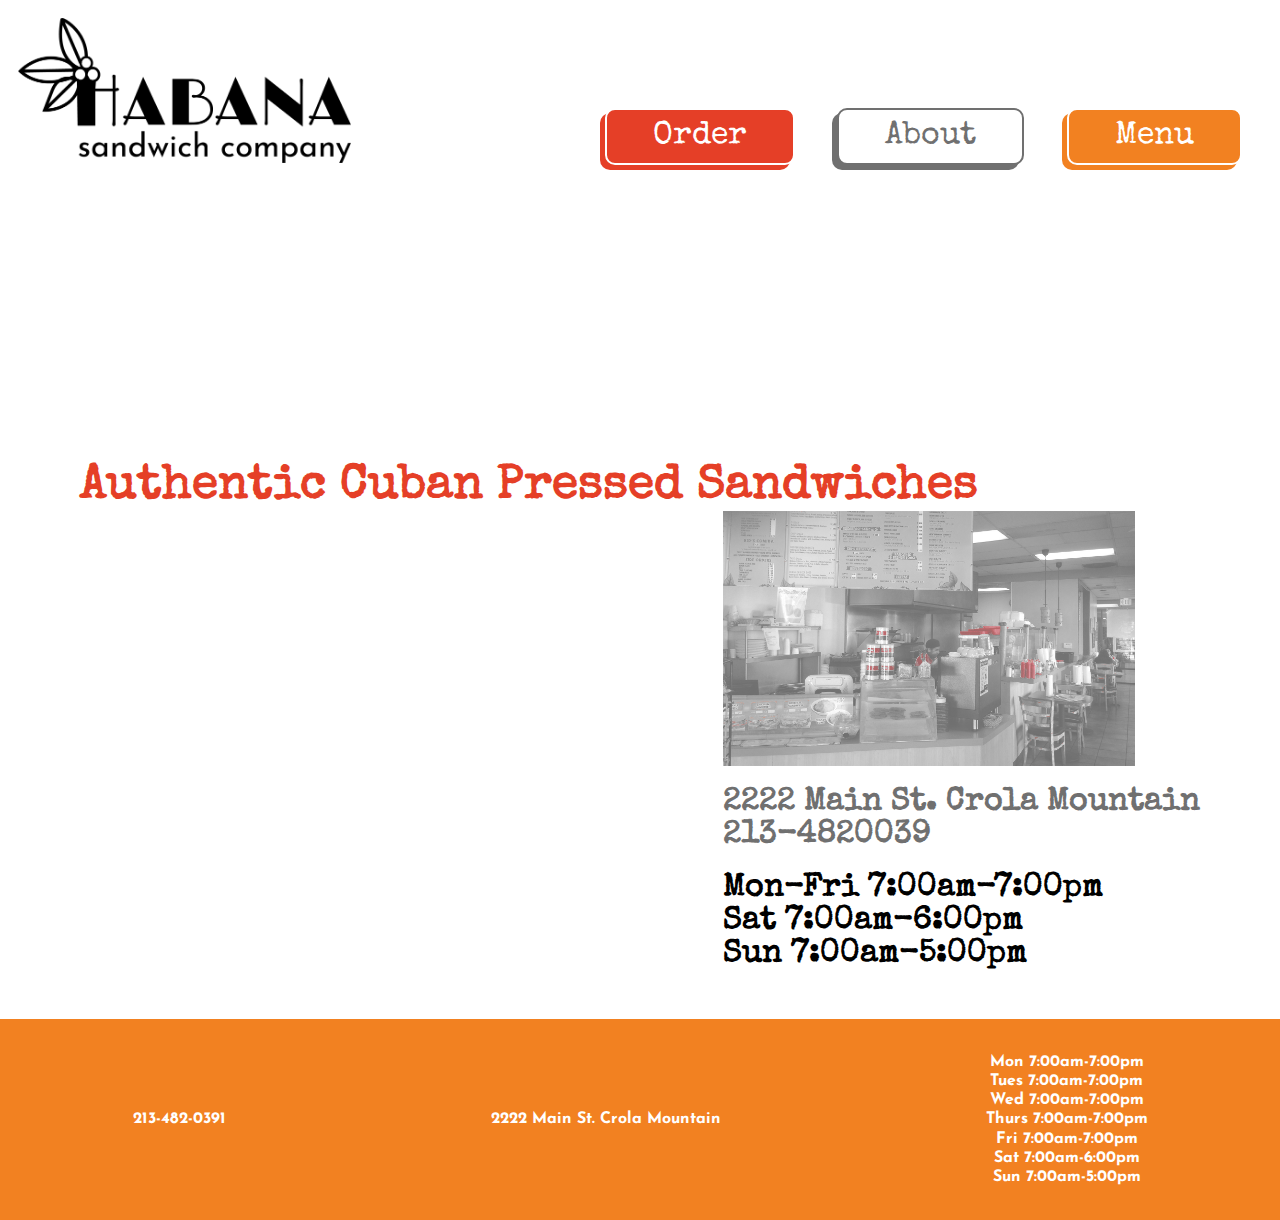
<file: index.html>
<!DOCTYPE html>
<html>
  
 <head>
	<!--
	_____________   ___    __      __  ___     ___	
	x         xxx\  xxx\   xx\	   xx\ xxx\    xxx\
	x    xx    xx | xxx |   xx\   xx / xxx|    xxx |
	x    xxx    x | xxx |    xx\ xx /  xxx|    xxx |
	x    xxxx   x | xxx |     xxxx /   xxx|    xxx |
	x    xxx    x | xxx |    xx /xx\   xxx|    xxx |
	x    xx    xx | xxx |   xx /  xx\  xxxx____xxx |
	x________xxxx | xxx |  xx /    xx\ xxxxxxxxxxx |
	\___________ \| \__\|  \_\      \_\\__________\|
	 _____________________________________________
	|                                             |\
	|               GD66 Web Design 2             | |
	|               dixuux.com                    | |
	|_____________________________________________| |
	\______________________________________________\|
	-->
    <meta charset="UTF-8">

    <meta name="viewport" content="width=device-width,initial-scale=1">
    
    <title>Habana Sandwich Home</title>

    <link rel="stylesheet" href="css/stylesheet.css" type="text/css">


	<script src="https://ajax.googleapis.com/ajax/libs/jquery/3.4.1/jquery.min.js"></script>

	<script src="js/menu.js"></script>

 </head>
  
  	<body class="site">

		<header class="banner" id="main_nav">

				<a class="logo-container img-container W412" id="my_logo">
					<img src="img/logo-mod.png">
				</a>

			<div class="button-container" id="my_button_container">


				<a href="javascript:void(0);" class="icon" onclick="hamburgerFunction()">
				    &#9776
				</a>

				<button class="main-nav-button" id="order_button" onclick="window.open('https://www.grubhub.com/restaurant/havana-sandwich-company-229-main-st-el-segundo/317687');">Order</button>

				<button class="main-nav-button" id="about_button" onclick="window.location.href = 'pages/about.html';">About</button>

				<button class="main-nav-button" id="menu_button" onclick="window.location.href = 'pages/menu.html';">Menu</button>		

				<ul class="menu-nav" id="my_menu_nav" style="display:none;">
					<li class="menu-button" id="breakfast_button"><a href="pages/menu.html#breakfast_section">Breakfast</a></li>
					<li class="menu-button" id="sandwich_button"><a href="pages/menu.html#combo_section">Sandwich</a></li>
					<li class="menu-button" id="bowl_button"><a href="pages/menu.html#bowl_section">Bowl</a></li>
					<li class="menu-button" id="plate_button"><a href="pages/menu.html#plate_section">Plate</a></li>
					<li class="menu-button" id="kids_meal_button"><a href="pages/menu.html#kids_meal_section">Kids Meal</a></li>
					<li class="menu-button" id="greens_button"><a href="pages/menu.html#greens_section">Greens</a></li>
				</ul>

			</div>

		</header>
			
		<div class="nav-fix"></div>

	 	<main class="home-page-main fade-in">

	 		<h1 class="red"> Authentic Cuban Pressed Sandwiches </h1>

	 		<section id="home-page-right-section">
		 		<div class="img-container W412">
		 			<img class="responsiveimg" src="img/home-page-img.png">
		 		</div>

		 		<div class="text-container">
			 		<h2 class="grey"> 2222 Main St. Crola Mountain </h2>
			 		<h2 class="grey"> 213-4820039 </h2>
		 		</div>

		 		<div class="text-container">
			 		<h2 class="black"> Mon-Fri 7:00am-7:00pm </h2>
			 		<h2 class="black"> Sat 7:00am-6:00pm </h2>
			 		<h2 class="black"> Sun 7:00am-5:00pm </h2>
		 		</div>
		 	</section>

		</main>

		<footer class="habana-footer">
			<div class="footer-column"><h3 class="white">213-482-0391</h3></div>
			<div class="footer-column"><h3 class="white">2222 Main St. Crola Mountain</h3></div>
			<div class="footer-column">
				<div class="hours-day"><h3 class="white">Mon 7:00am-7:00pm</h3></div>
				<div class="hours-day"><h3 class="white">Tues 7:00am-7:00pm</h3></div>
				<div class="hours-day"><h3 class="white">Wed 7:00am-7:00pm</h3></div>
				<div class="hours-day"><h3 class="white">Thurs 7:00am-7:00pm</h3></div>
				<div class="hours-day"><h3 class="white">Fri 7:00am-7:00pm</h3></div>
				<div class="hours-day"><h3 class="white">Sat 7:00am-6:00pm</h3></div>
				<div class="hours-day"><h3 class="white">Sun 7:00am-5:00pm</h3></div>
			</div>

		</footer>
	</body>
</html>
</file>
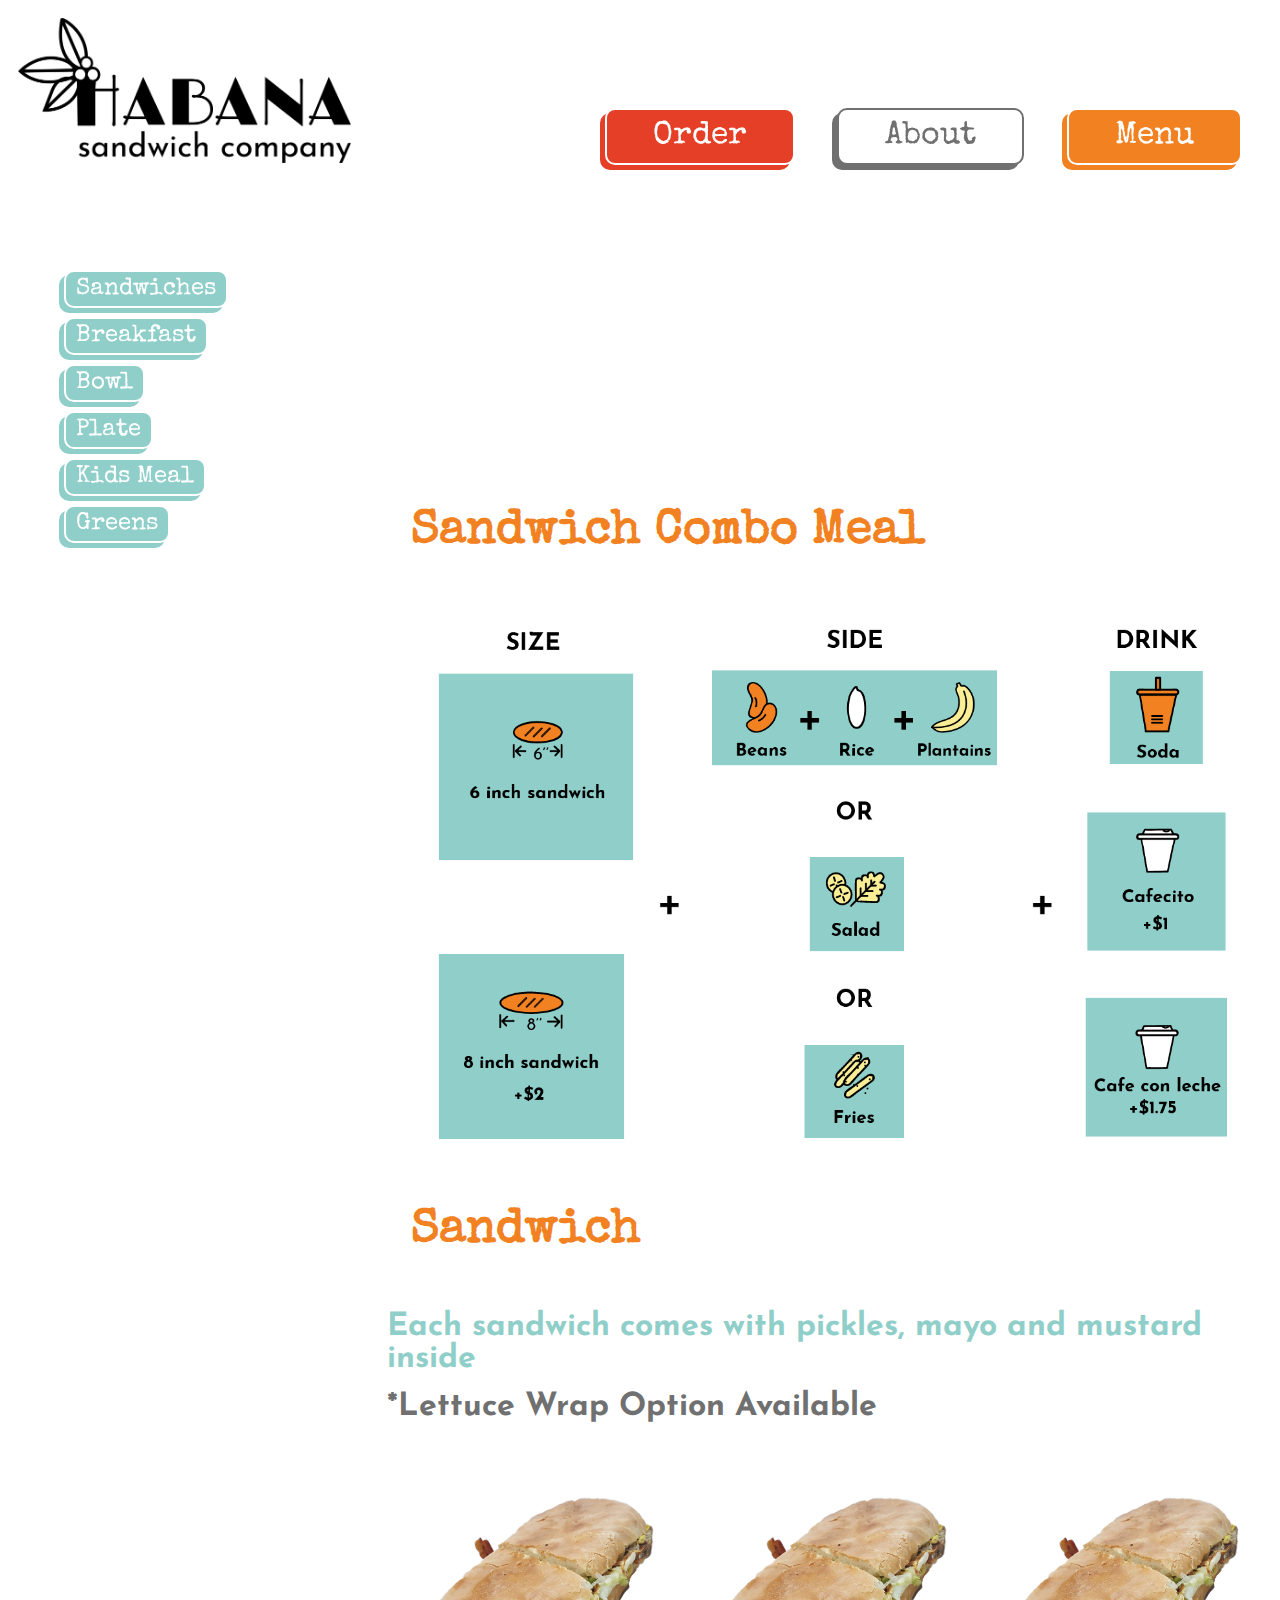
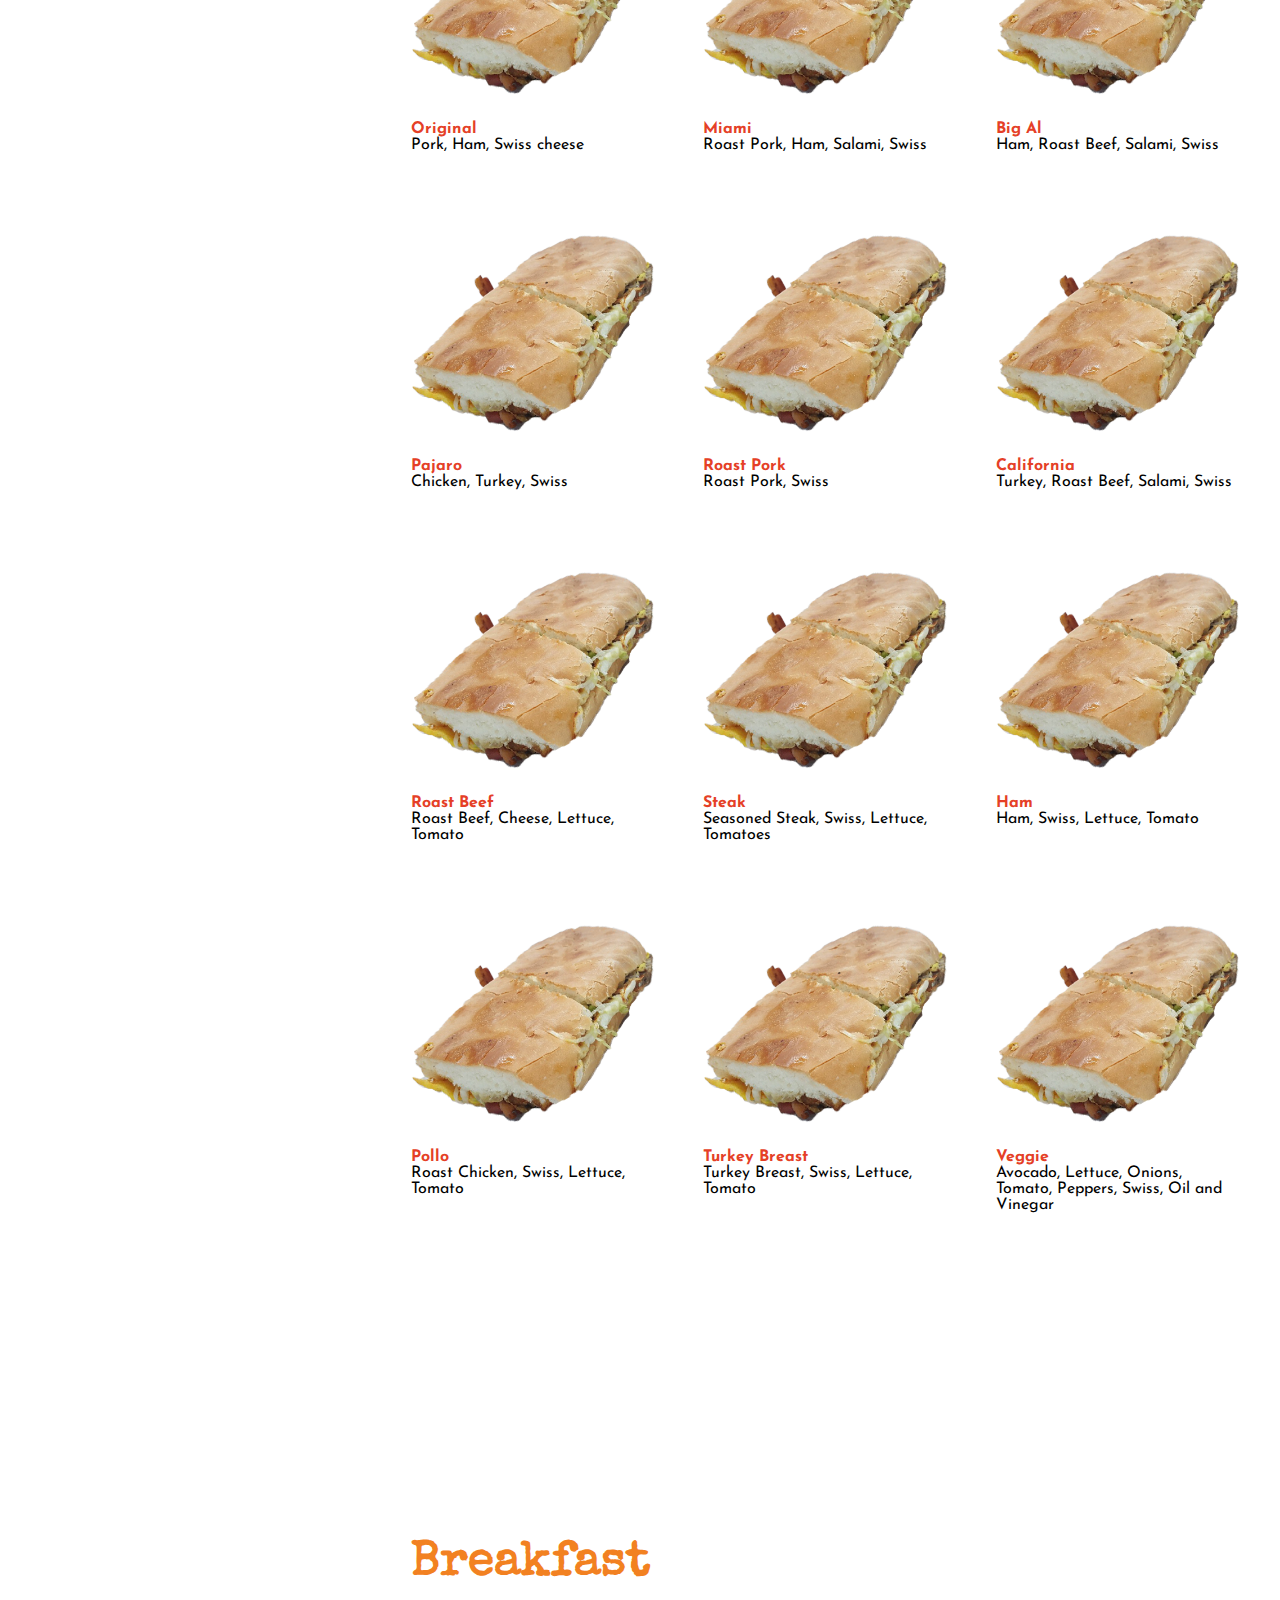
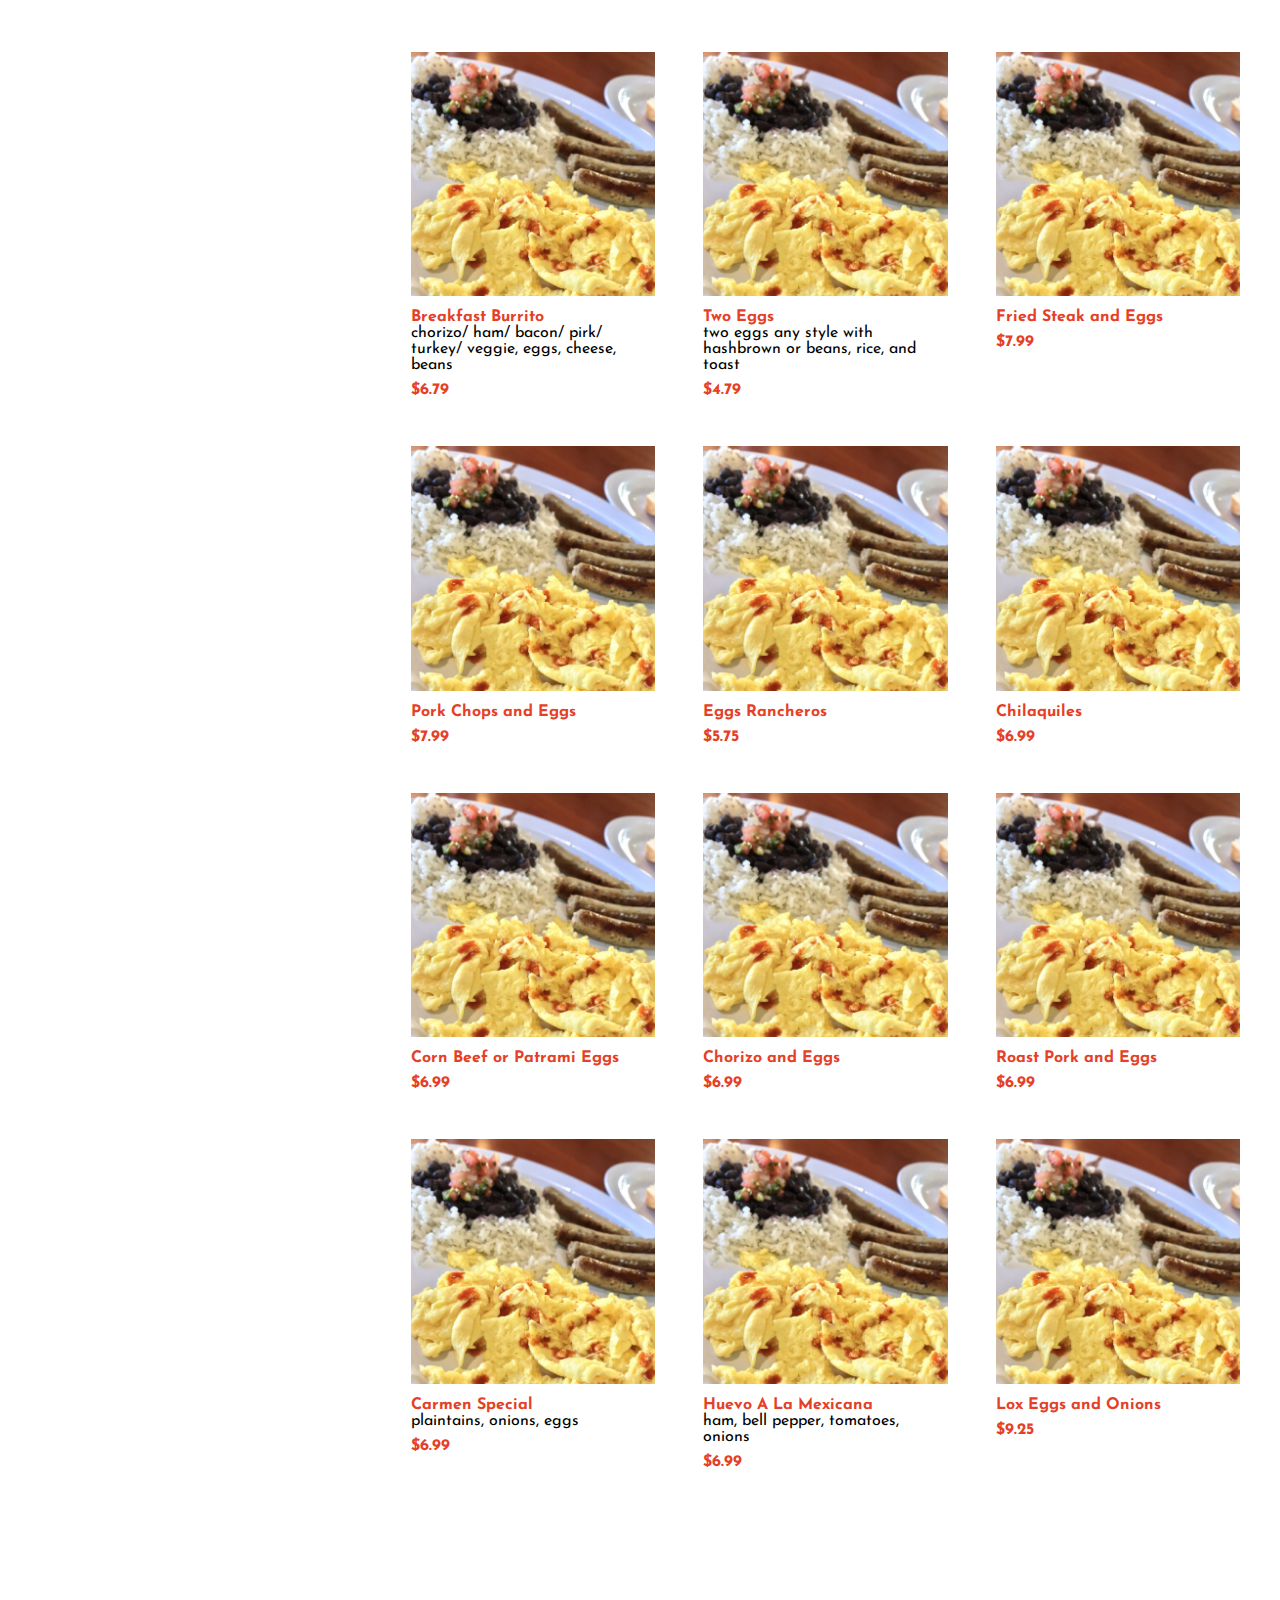
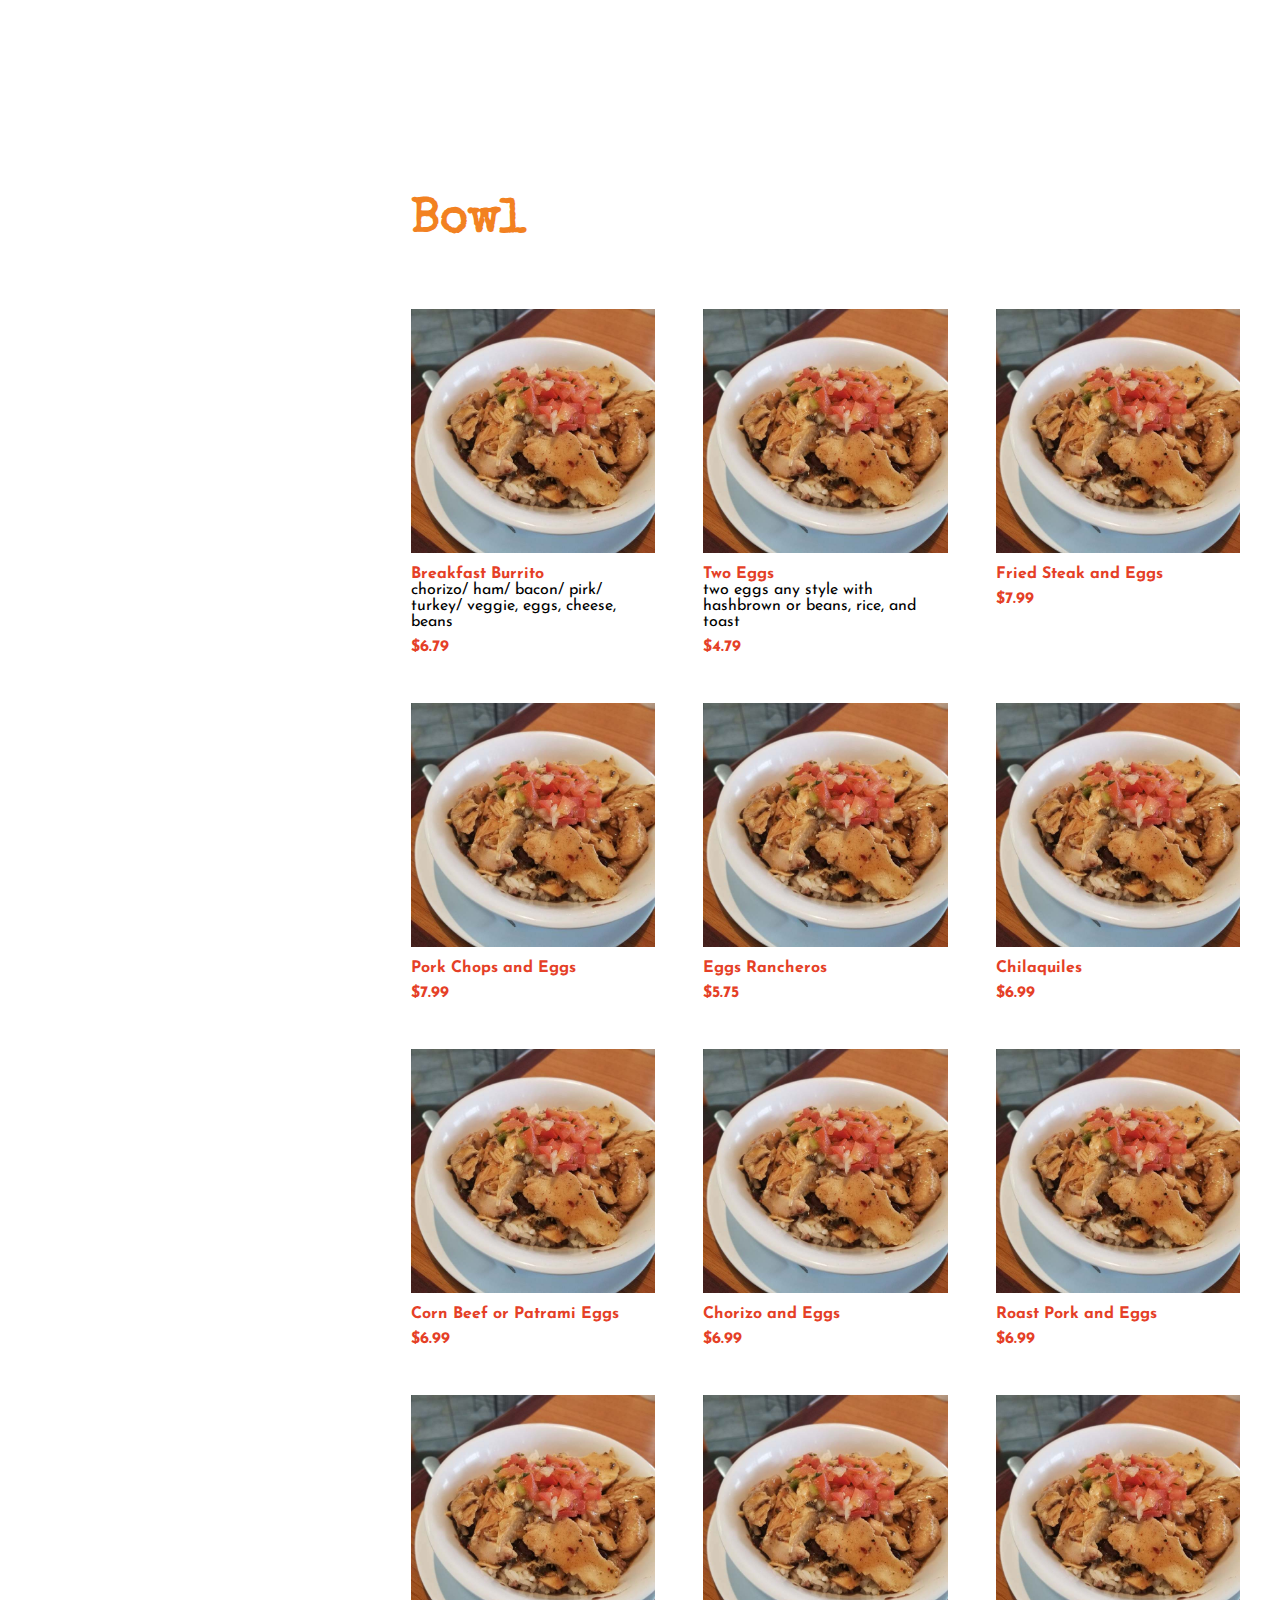
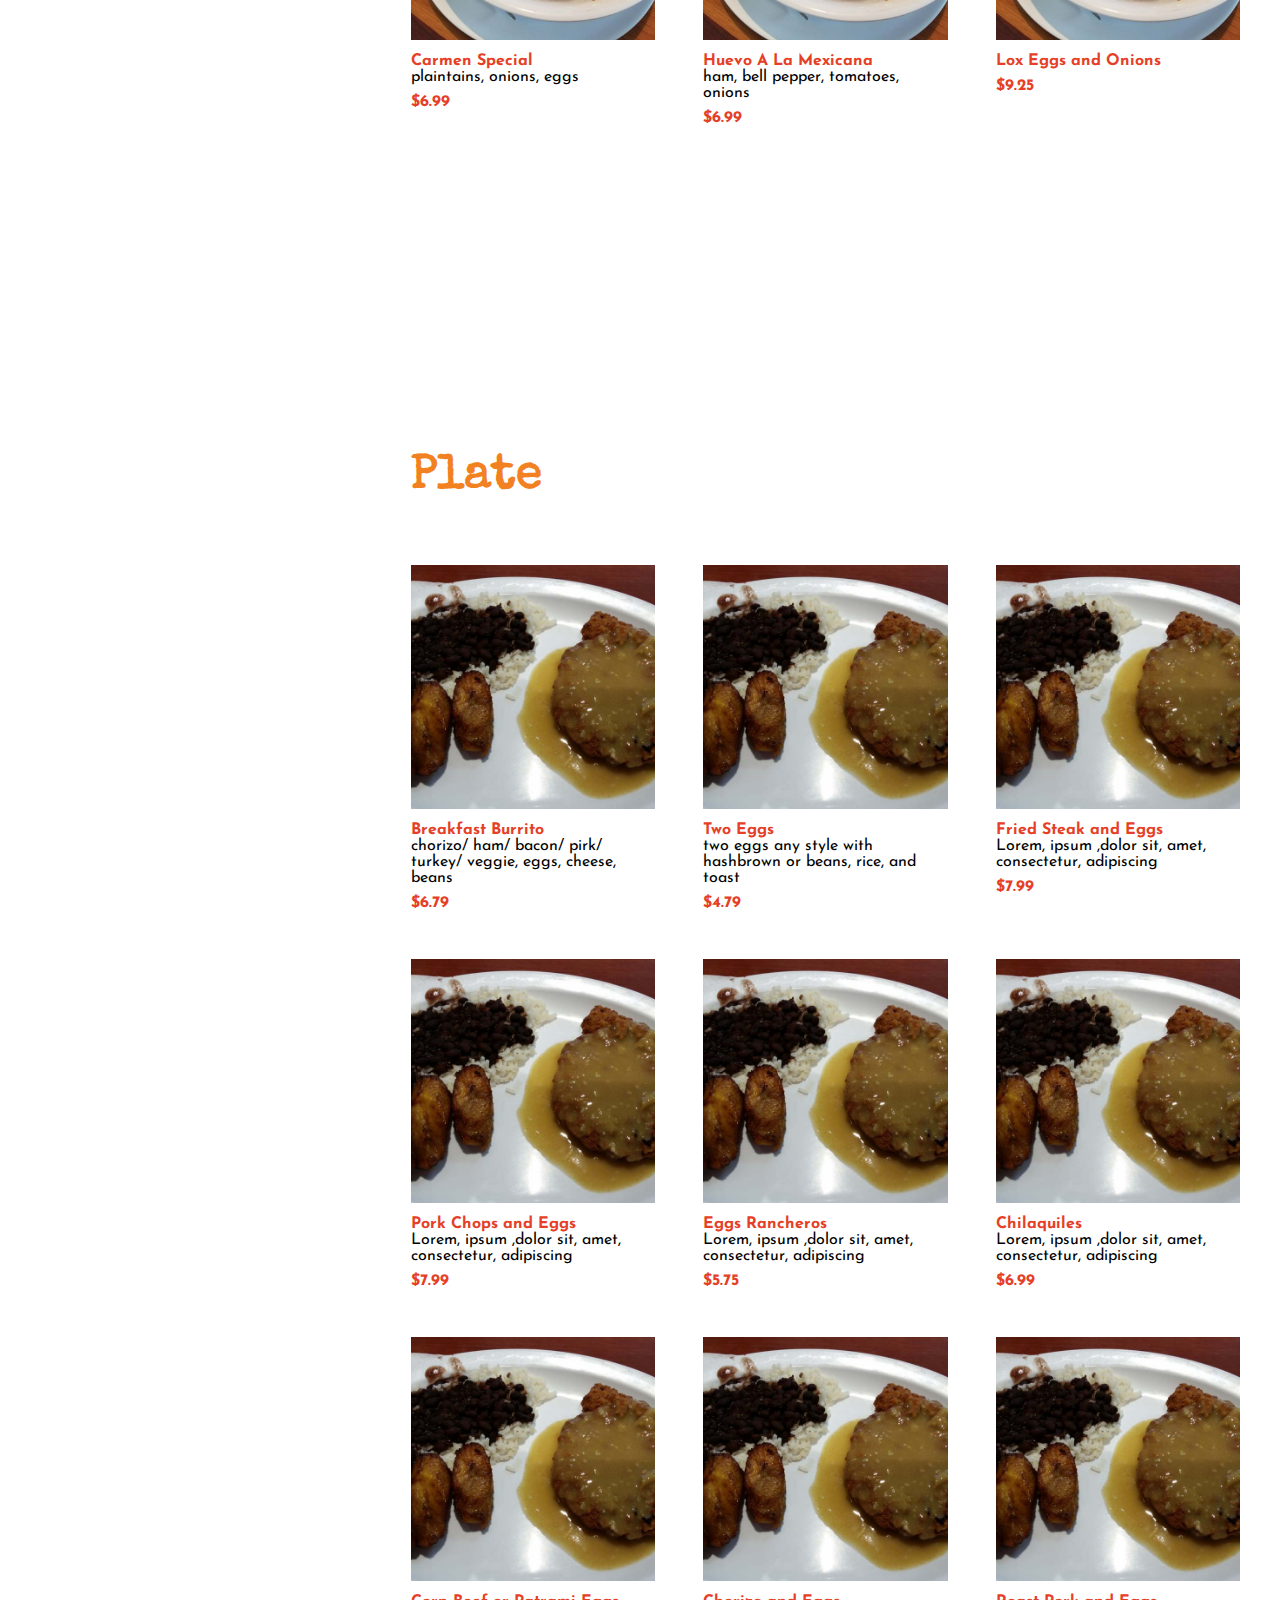
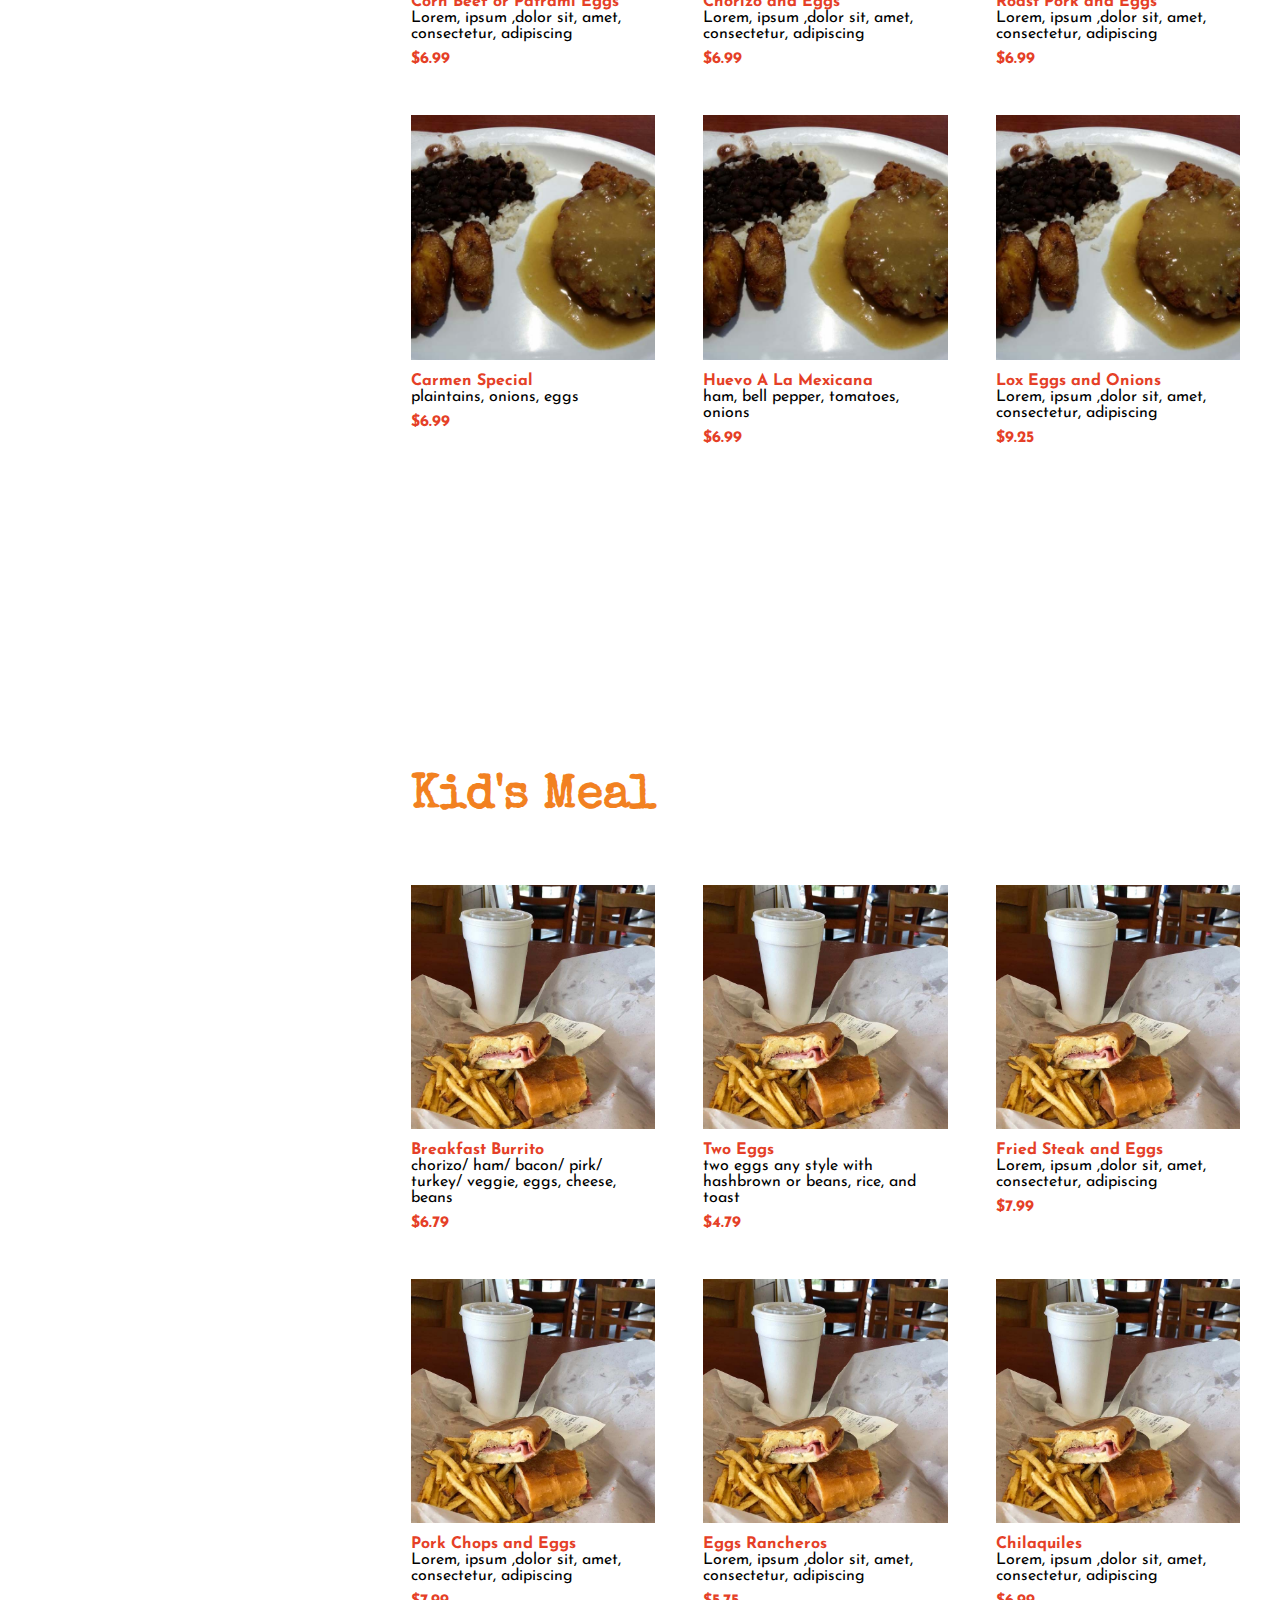
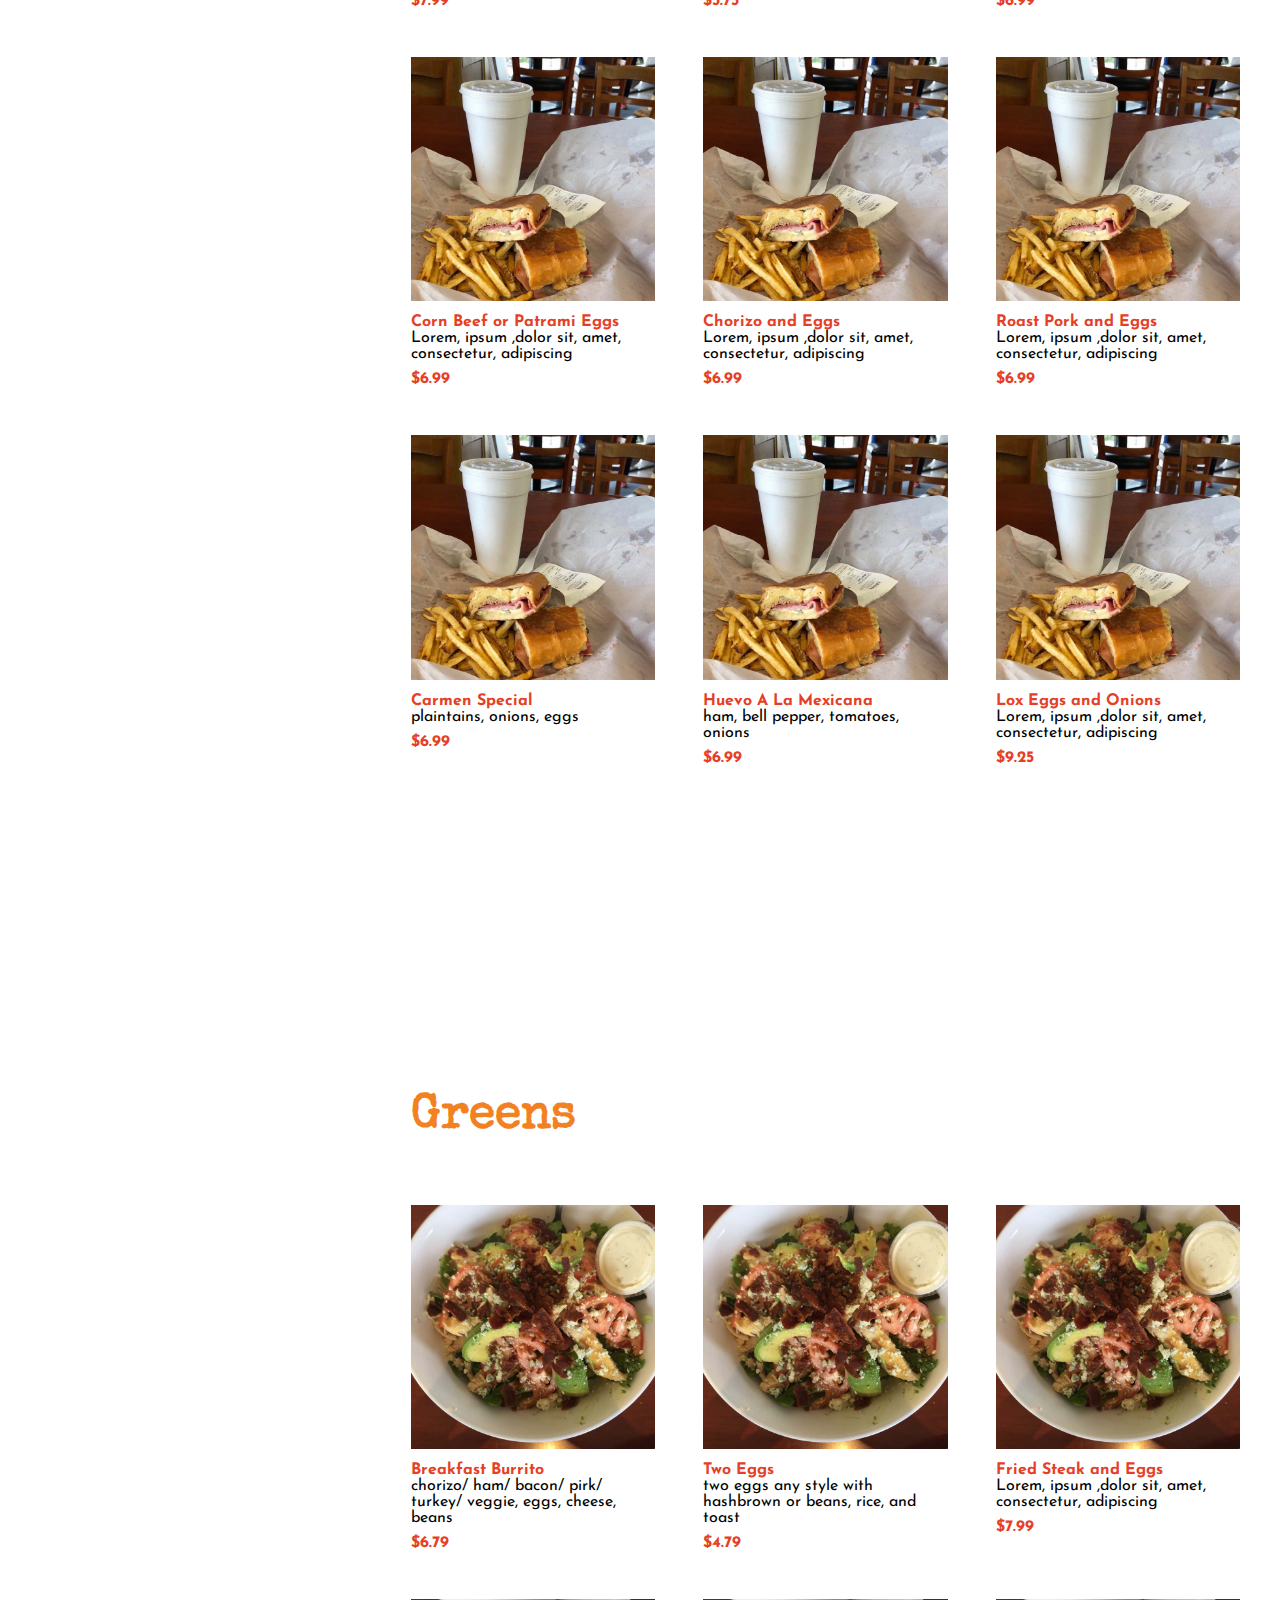
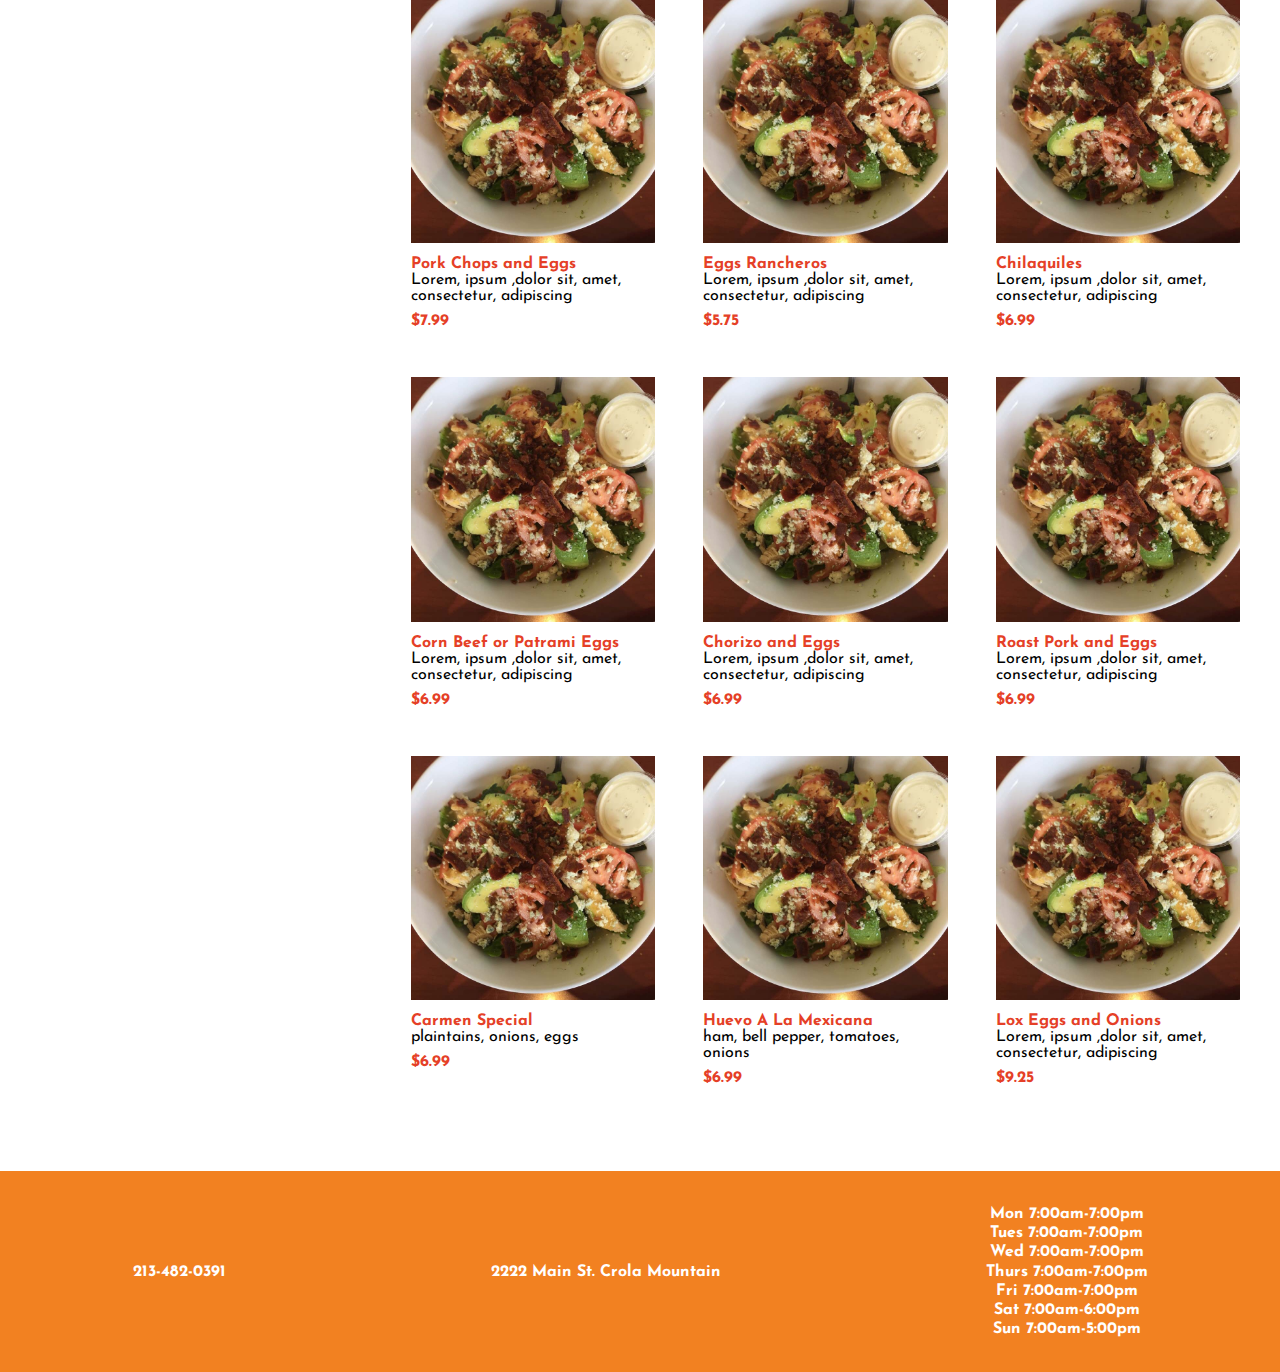
<file: pages/menu.html>
<!DOCTYPE html>
<html>
  
 <head>
	<!--
	_____________   ___    __      __  ___     ___	
	x         xxx\  xxx\   xx\	   xx\ xxx\    xxx\
	x    xx    xx | xxx |   xx\   xx / xxx|    xxx |
	x    xxx    x | xxx |    xx\ xx /  xxx|    xxx |
	x    xxxx   x | xxx |     xxxx /   xxx|    xxx |
	x    xxx    x | xxx |    xx /xx\   xxx|    xxx |
	x    xx    xx | xxx |   xx /  xx\  xxxx____xxx |
	x________xxxx | xxx |  xx /    xx\ xxxxxxxxxxx |
	\___________ \| \__\|  \_\      \_\\__________\|
	 _____________________________________________
	|                                             |\
	|               GD66 Web Design 2             | |
	|               dixuux.com                    | |
	|_____________________________________________| |
	\______________________________________________\|
	-->
    <meta charset="UTF-8">

    <meta name="viewport" content="width=device-width,initial-scale=1">
    
    <title>Habana Sandwich Menu</title>

    <link rel="stylesheet" href="../css/stylesheet.css" type="text/css">

    <script src="../js/menu.js"></script>

  
 </head>
  
  	<body>

		<header class="banner" id="my_main_nav">

				<a class="logo-container img-container W412" id="my_logo" onclick="window.location.href = '../index.html';">
					<img src="../img/logo-mod.png">
				</a>


			<div class="button-container" id="my_button_container">

				<a href="javascript:void(0);" class="icon" onclick="hamburgerFunction()">
				    &#9776
				</a>

				<button class="main-nav-button" id="order_button" onclick="window.open('https://www.grubhub.com/restaurant/havana-sandwich-company-229-main-st-el-segundo/317687');">Order</button>

				<button class="main-nav-button" id="about_button" onclick="window.location.href = 'about.html';">About</button>

				<button class="main-nav-button" id="menu_button" onclick="menuFunction()">Menu</button>		

				<ul class="menu-nav" id="my_menu_nav" style="display:none;">

					<li class="menu-button" id="sandwich_button"><a href="menu.html#combo_section">Sandwiches</a></li>					
					<li class="menu-button" id="breakfast_button"><a href="menu.html#breakfast_section">Breakfast</a></li>
					<li class="menu-button" id="bowl_button"><a href="menu.html#bowl_section">Bowl</a></li>
					<li class="menu-button" id="plate_button"><a href="menu.html#plate_section">Plate</a></li>
					<li class="menu-button" id="kids_meal_button"><a href="menu.html#kids_meal_section">Kids Meal</a></li>
					<li class="menu-button" id="greens_button"><a href="menu.html#greens_section">Greens</a></li>
				</ul>

			</div>
					<ul class="menu-nav fade-in" id="my_menu_nav_2">

					<li class="menu-button" id="sandwich_button_2"><a href="menu.html#combo_section">Sandwiches</a></li>					
					<li class="menu-button" id="breakfast_button_2"><a href="menu.html#breakfast_section">Breakfast</a></li>
					<li class="menu-button" id="bowl_button_2"><a href="menu.html#bowl_section">Bowl</a></li>
					<li class="menu-button" id="plate_button_2"><a href="menu.html#plate_section">Plate</a></li>
					<li class="menu-button" id="kids_meal_button_2"><a href="menu.html#kids_meal_section">Kids Meal</a></li>
					<li class="menu-button" id="greens_button_2"><a href="menu.html#greens_section">Greens</a></li>

		</header>

		<div class="nav-fix"></div>

	 	<main class="restaurant-menu" id="my_restaurant_menu">



	 		<!----------------
	 		----photo grid----
	 		------------------->
<section class="menu-section" id="combo_section">
		<div class="nav-fix"></div>
	 	<h1 class="orange menu-heading">Sandwich Combo Meal</h1>
	 	<div class="img-container W1023">
	 		<img src="../img/combo.png">
	 	</div>
	 	</section>

	 	<section class="menu-section" id="sandwich_section">
	 		<h1 class="orange menu-heading">Sandwich</h1>
	 		<h4 class= "teal banner-padding-medium"> Each sandwich comes with pickles, mayo and mustard inside </h4>
	 		<h4 class= "grey banner-padding-small"> *Lettuce Wrap Option Available </h3>

	 			 <div class="photo-grid banner-padding-medium">


				    <div class="menu-item"><img src="../img/sandwich.png"><h3 >Original</h3>
				    	<p>Pork, Ham, Swiss cheese </p></div>

				    <div class="menu-item"><img src="../img/sandwich.png"><h3 >Miami</h3><p>Roast Pork, Ham, Salami, Swiss</div>

				    <div class="menu-item"><img src="../img/sandwich.png"><h3 >Big Al </h3><p>Ham, Roast Beef, Salami, Swiss</div>


				  	<div class="menu-item"><img src="../img/sandwich.png"><h3 >Pajaro</h3><p>Chicken, Turkey, Swiss</p></div>
				  	<div class="menu-item"><img src="../img/sandwich.png"><h3 >Roast Pork</h3><p>Roast Pork, Swiss</p></div>
				  	<div class="menu-item"><img src="../img/sandwich.png"><h3 >California</h3><p>Turkey, Roast Beef, Salami, Swiss</p></div>

  

				  	<div class="menu-item"><img src="../img/sandwich.png"><h3 >Roast Beef</h3><p>Roast Beef, Cheese, Lettuce, Tomato</p></div>

				  	<div class="menu-item"><img src="../img/sandwich.png"><h3 >Steak</h3><p>Seasoned Steak, Swiss, Lettuce, Tomatoes</p></div>

				  	<div class="menu-item"><img src="../img/sandwich.png"><h3 >Ham</h3><p>Ham, Swiss, Lettuce, Tomato</p></div>

	

				  	<div class="menu-item"><img src="../img/sandwich.png"><h3 >Pollo</h3><p>Roast Chicken, Swiss, Lettuce, Tomato</p></div>
				  	<div class="menu-item"><img src="../img/sandwich.png"><h3 >Turkey Breast</h3><p>Turkey Breast, Swiss, Lettuce, Tomato</p></div>
				  	<div class="menu-item"><img src="../img/sandwich.png"><h3 >Veggie</h3><p>Avocado, Lettuce, Onions, Tomato, Peppers, Swiss, Oil and Vinegar</p></div>


	 		</div>
	 	</section>
	<section class="menu-section" id="breakfast_section">

		<div class="nav-fix"></div>
	 	<h1 class="menu-heading orange">Breakfast</h1> 		

	 		<div class="photo-grid banner-padding-medium">

				    <div class="menu-item"><img src="../img/breakfast.jpg"><h3 >Breakfast Burrito</h3><p>chorizo/ ham/ bacon/ pirk/ turkey/ veggie, eggs, cheese, beans </p><h3>$6.79</h3></div>
				    <div class="menu-item"><img src="../img/breakfast.jpg"><h3 >Two Eggs</h3><p>two eggs any style with hashbrown or beans, rice, and toast </p><h3>$4.79</h3></div>
				    <div class="menu-item"><img src="../img/breakfast.jpg"><h3 >Fried Steak and Eggs</h3><h3>$7.99</h3></div>


				  	<div class="menu-item"><img src="../img/breakfast.jpg"><h3 >Pork Chops and Eggs</h3><h3>$7.99</h3></div>
				  	<div class="menu-item"><img src="../img/breakfast.jpg"><h3 >Eggs Rancheros</h3><h3>$5.75</h3></div>
				  	<div class="menu-item"><img src="../img/breakfast.jpg"><h3 >Chilaquiles</h3><h3>$6.99</h3></div>



				  	<div class="menu-item"><img src="../img/breakfast.jpg"><h3 >Corn Beef or Patrami Eggs</h3><h3>$6.99</h3></div>
				  	<div class="menu-item"><img src="../img/breakfast.jpg"><h3 >Chorizo and Eggs</h3><h3>$6.99</h3></div>
				  	<div class="menu-item"><img src="../img/breakfast.jpg"><h3 >Roast Pork and Eggs</h3><h3>$6.99</h3></div>


				  	<div class="menu-item"><img src="../img/breakfast.jpg"><h3 >Carmen Special</h3><p>plaintains, onions, eggs</p><h3>$6.99</h3></div>
				  	<div class="menu-item"><img src="../img/breakfast.jpg"><h3 >Huevo A La Mexicana</h3><p>ham, bell pepper, tomatoes, onions</p><h3>$6.99</h3></div>
				  	<div class="menu-item"><img src="../img/breakfast.jpg"><h3 >Lox Eggs and Onions</h3><h3>$9.25</h3></div>





	 	</section>

	 	

	 	<section class="menu-section" id="bowl_section">
		<div class="nav-fix"></div>
	 		<h1 class="orange menu-heading">Bowl</h1>
	 			 <div class="photo-grid banner-padding-medium">


				    <div class="menu-item"><img src="../img/bowl.jpg"><h3 >Breakfast Burrito</h3><p>chorizo/ ham/ bacon/ pirk/ turkey/ veggie, eggs, cheese, beans </p><h3>$6.79</h3></div>
				    <div class="menu-item"><img src="../img/bowl.jpg"><h3 >Two Eggs</h3><p>two eggs any style with hashbrown or beans, rice, and toast </p><h3>$4.79</h3></div>
				    <div class="menu-item"><img src="../img/bowl.jpg"><h3 >Fried Steak and Eggs</h3><h3>$7.99</h3></div>


				  	<div class="menu-item"><img src="../img/bowl.jpg"><h3 >Pork Chops and Eggs</h3><h3>$7.99</h3></div>
				  	<div class="menu-item"><img src="../img/bowl.jpg"><h3 >Eggs Rancheros</h3><h3>$5.75</h3></div>
				  	<div class="menu-item"><img src="../img/bowl.jpg"><h3 >Chilaquiles</h3><h3>$6.99</h3></div>

 

				  	<div class="menu-item"><img src="../img/bowl.jpg"><h3 >Corn Beef or Patrami Eggs</h3><h3>$6.99</h3></div>
				  	<div class="menu-item"><img src="../img/bowl.jpg"><h3 >Chorizo and Eggs</h3><h3>$6.99</h3></div>
				  	<div class="menu-item"><img src="../img/bowl.jpg"><h3 >Roast Pork and Eggs</h3><h3>$6.99</h3></div>
				  
			
				  	<div class="menu-item"><img src="../img/bowl.jpg"><h3 >Carmen Special</h3><p>plaintains, onions, eggs</p><h3>$6.99</h3></div>
				  	<div class="menu-item"><img src="../img/bowl.jpg"><h3 >Huevo A La Mexicana</h3><p>ham, bell pepper, tomatoes, onions</p><h3>$6.99</h3></div>
				  	<div class="menu-item"><img src="../img/bowl.jpg"><h3 >Lox Eggs and Onions</h3><h3>$9.25</h3></div>
				 
			
	 		</div>
	 	</section>

	 	<section class="menu-section" id="plate_section">
		<div class="nav-fix"></div>
	 		<h1 class="orange menu-heading">Plate</h1>
	 			 <div class="photo-grid banner-padding-medium">


				    <div class="menu-item"><img src="../img/plate.jpg"><h3 >Breakfast Burrito</h3><p>chorizo/ ham/ bacon/ pirk/ turkey/ veggie, eggs, cheese, beans </p><h3>$6.79</h3></div>
				    <div class="menu-item"><img src="../img/plate.jpg"><h3 >Two Eggs</h3><p>two eggs any style with hashbrown or beans, rice, and toast </p><h3>$4.79</h3></div>
				    <div class="menu-item"><img src="../img/plate.jpg"><h3 >Fried Steak and Eggs</h3><p>Lorem, ipsum ,dolor sit, amet, consectetur, adipiscing </p><h3>$7.99</h3></div>


				  	<div class="menu-item"><img src="../img/plate.jpg"><h3 >Pork Chops and Eggs</h3><p>Lorem, ipsum ,dolor sit, amet, consectetur, adipiscing </p><h3>$7.99</h3></div>
				  	<div class="menu-item"><img src="../img/plate.jpg"><h3 >Eggs Rancheros</h3><p>Lorem, ipsum ,dolor sit, amet, consectetur, adipiscing </p><h3>$5.75</h3></div>
				  	<div class="menu-item"><img src="../img/plate.jpg"><h3 >Chilaquiles</h3><p>Lorem, ipsum ,dolor sit, amet, consectetur, adipiscing </p><h3>$6.99</h3></div>

 

				  	<div class="menu-item"><img src="../img/plate.jpg"><h3 >Corn Beef or Patrami Eggs</h3><p>Lorem, ipsum ,dolor sit, amet, consectetur, adipiscing </p><h3>$6.99</h3></div>
				  	<div class="menu-item"><img src="../img/plate.jpg"><h3 >Chorizo and Eggs</h3><p>Lorem, ipsum ,dolor sit, amet, consectetur, adipiscing </p><h3>$6.99</h3></div>
				  	<div class="menu-item"><img src="../img/plate.jpg"><h3 >Roast Pork and Eggs</h3><p>Lorem, ipsum ,dolor sit, amet, consectetur, adipiscing </p><h3>$6.99</h3></div>


				  	<div class="menu-item"><img src="../img/plate.jpg"><h3 >Carmen Special</h3><p>plaintains, onions, eggs</p><h3>$6.99</h3></div>
				  	<div class="menu-item"><img src="../img/plate.jpg"><h3 >Huevo A La Mexicana</h3><p>ham, bell pepper, tomatoes, onions</p><h3>$6.99</h3></div>
				  	<div class="menu-item"><img src="../img/plate.jpg"><h3 >Lox Eggs and Onions</h3><p>Lorem, ipsum ,dolor sit, amet, consectetur, adipiscing </p><h3>$9.25</h3></div>



	 		</div>
	 	</section>

	 	<section class="menu-section" id="kids_meal_section">
		<div class="nav-fix"></div>
	 		<h1 class="orange menu-heading">Kid's Meal</h1>
	 			 <div class="photo-grid banner-padding-medium">


				    <div class="menu-item"><img src="../img/kids.jpg"><h3 >Breakfast Burrito</h3><p>chorizo/ ham/ bacon/ pirk/ turkey/ veggie, eggs, cheese, beans </p><h3>$6.79</h3></div>
				    <div class="menu-item"><img src="../img/kids.jpg"><h3 >Two Eggs</h3><p>two eggs any style with hashbrown or beans, rice, and toast </p><h3>$4.79</h3></div>
				    <div class="menu-item"><img src="../img/kids.jpg"><h3 >Fried Steak and Eggs</h3><p>Lorem, ipsum ,dolor sit, amet, consectetur, adipiscing </p><h3>$7.99</h3></div>


				  	<div class="menu-item"><img src="../img/kids.jpg"><h3 >Pork Chops and Eggs</h3><p>Lorem, ipsum ,dolor sit, amet, consectetur, adipiscing </p><h3>$7.99</h3></div>
				  	<div class="menu-item"><img src="../img/kids.jpg"><h3 >Eggs Rancheros</h3><p>Lorem, ipsum ,dolor sit, amet, consectetur, adipiscing </p><h3>$5.75</h3></div>
				  	<div class="menu-item"><img src="../img/kids.jpg"><h3 >Chilaquiles</h3><p>Lorem, ipsum ,dolor sit, amet, consectetur, adipiscing </p><h3>$6.99</h3></div>

 

				  	<div class="menu-item"><img src="../img/kids.jpg"><h3 >Corn Beef or Patrami Eggs</h3><p>Lorem, ipsum ,dolor sit, amet, consectetur, adipiscing </p><h3>$6.99</h3></div>
				  	<div class="menu-item"><img src="../img/kids.jpg"><h3 >Chorizo and Eggs</h3><p>Lorem, ipsum ,dolor sit, amet, consectetur, adipiscing </p><h3>$6.99</h3></div>
				  	<div class="menu-item"><img src="../img/kids.jpg"><h3 >Roast Pork and Eggs</h3><p>Lorem, ipsum ,dolor sit, amet, consectetur, adipiscing </p><h3>$6.99</h3></div>


				  	<div class="menu-item"><img src="../img/kids.jpg"><h3 >Carmen Special</h3><p>plaintains, onions, eggs</p><h3>$6.99</h3></div>
				  	<div class="menu-item"><img src="../img/kids.jpg"><h3 >Huevo A La Mexicana</h3><p>ham, bell pepper, tomatoes, onions</p><h3>$6.99</h3></div>
				  	<div class="menu-item"><img src="../img/kids.jpg"><h3 >Lox Eggs and Onions</h3><p>Lorem, ipsum ,dolor sit, amet, consectetur, adipiscing </p><h3>$9.25</h3></div>


	 		</div>
	 	</section>

	 	<section class="menu-section" id="greens_section">
		<div class="nav-fix"></div>
	 		<h1 class="orange menu-heading">Greens</h1>
	 			<div class="photo-grid banner-padding-medium">

				    <div class="menu-item"><img src="../img/greens.jpg"><h3 >Breakfast Burrito</h3><p>chorizo/ ham/ bacon/ pirk/ turkey/ veggie, eggs, cheese, beans </p><h3>$6.79</h3></div>
				    <div class="menu-item"><img src="../img/greens.jpg"><h3 >Two Eggs</h3><p>two eggs any style with hashbrown or beans, rice, and toast </p><h3>$4.79</h3></div>
				    <div class="menu-item"><img src="../img/greens.jpg"><h3 >Fried Steak and Eggs</h3><p>Lorem, ipsum ,dolor sit, amet, consectetur, adipiscing </p><h3>$7.99</h3></div>


				  	<div class="menu-item"><img src="../img/greens.jpg"><h3 >Pork Chops and Eggs</h3><p>Lorem, ipsum ,dolor sit, amet, consectetur, adipiscing </p><h3>$7.99</h3></div>
				  	<div class="menu-item"><img src="../img/greens.jpg"><h3 >Eggs Rancheros</h3><p>Lorem, ipsum ,dolor sit, amet, consectetur, adipiscing </p><h3>$5.75</h3></div>
				  	<div class="menu-item"><img src="../img/greens.jpg"><h3 >Chilaquiles</h3><p>Lorem, ipsum ,dolor sit, amet, consectetur, adipiscing </p><h3>$6.99</h3></div>


				  	<div class="menu-item"><img src="../img/greens.jpg"><h3 >Corn Beef or Patrami Eggs</h3><p>Lorem, ipsum ,dolor sit, amet, consectetur, adipiscing </p><h3>$6.99</h3></div>
				  	<div class="menu-item"><img src="../img/greens.jpg"><h3 >Chorizo and Eggs</h3><p>Lorem, ipsum ,dolor sit, amet, consectetur, adipiscing </p><h3>$6.99</h3></div>
				  	<div class="menu-item"><img src="../img/greens.jpg"><h3 >Roast Pork and Eggs</h3><p>Lorem, ipsum ,dolor sit, amet, consectetur, adipiscing </p><h3>$6.99</h3></div>


				  	<div class="menu-item"><img src="../img/greens.jpg"><h3 >Carmen Special</h3><p>plaintains, onions, eggs</p><h3>$6.99</h3></div>
				  	<div class="menu-item"><img src="../img/greens.jpg"><h3 >Huevo A La Mexicana</h3><p>ham, bell pepper, tomatoes, onions</p><h3>$6.99</h3></div>
				  	<div class="menu-item"><img src="../img/greens.jpg"><h3 >Lox Eggs and Onions</h3><p>Lorem, ipsum ,dolor sit, amet, consectetur, adipiscing </p><h3>$9.25</h3></div>



	 		</div>
	 	</section>

		</main>
		<footer class="habana-footer">
			<div class="footer-column"><h3 class="white">213-482-0391</h3></div>
			<div class="footer-column"><h3 class="white">2222 Main St. Crola Mountain</h3></div>
			<div class="footer-column">
				<div class="hours-day"><h3 class="white">Mon 7:00am-7:00pm</h3></div>
				<div class="hours-day"><h3 class="white">Tues 7:00am-7:00pm</h3></div>
				<div class="hours-day"><h3 class="white">Wed 7:00am-7:00pm</h3></div>
				<div class="hours-day"><h3 class="white">Thurs 7:00am-7:00pm</h3></div>
				<div class="hours-day"><h3 class="white">Fri 7:00am-7:00pm</h3></div>
				<div class="hours-day"><h3 class="white">Sat 7:00am-6:00pm</h3></div>
				<div class="hours-day"><h3 class="white">Sun 7:00am-5:00pm</h3></div>
			</div>

		</footer>
	</body>
</html>
</file>
<file: css/stylesheet.css>
/* --------------------------------
------ FONTS-----------------------
---------------------------------*/


@import url('https://fonts.googleapis.com/css?family=Josefin+Sans|Special+Elite&display=swap');


/* --------------------------------
------ CSS RESET ------------------
---------------------------------*/

	* {
		margin: 0;
		padding: 0;
		text-decoration: none;
	}

/* --------------------------------
------ General ------------------
---------------------------------*/


	h1 {
		font-family: 'Special Elite', cursive;
		font-size: 3em;
	}

	h2 {

		font-family: 'Special Elite', cursive;
		font-size: 2em;

	}


	h3 {

		font-family: 'Josefin Sans', sans-serif;
		font-size: 1em;
	}


	p {
		font-family: 'Josefin Sans', sans-serif;
		font-size: 1em;
	}

	h4 {
		font-family: 'Josefin Sans', sans-serif;
		font-size: 2em;
	}

	h5 {
		font-family: 'Josefin Sans', sans-serif;
		font-size: 1.5em;
		line-height: 1em;
	}
	}

	button {
		background-color: none;
		border: none;
		cursor: pointer;
	}

	a {
		color: black;
		text-decoration: none;
	}

	html {
		scroll-behavior: smooth;
	}

	main {
		padding: 16px;

	}

/* --------------------------------
------ Responsive ------------------
---------------------------------*/

	@media (max-width: 992px) {

	  #my_logo {
	  	width: 20vw;
	  }
	}




/* --------------------------------
------ Colors ------------------
---------------------------------*/


	.red {
		color: #E53F27;
	}

	.orange {
		color: #F28121;
	}

	.grey {
		color: #707070;
	}

	.black {
		color: black;
	}

	.white {
		color: white;
	}

	.teal {
		color: #90CFC9;
	}

/* --------------------------------
------ Layout ------------------
---------------------------------*/
	.img-container img{
		width:100%;
		display:block;
	}

	.text-container {
		margin-top:20px;
	}

	.responsiveimg {
	    width:100%;
	    height:auto;
	}

	.center {
	    margin:auto;
	}

	.border {
	    border:solid 2px #333;
	}

	.W1920 {
	    max-width:1920px;
	}

	.W1023 {
	    max-width:1023px;
	}

	.W412 {
	    max-width:412px;
	}

	.W200 {
		max-width:200px;
	}

	.banner-padding-medium {
		padding: 1em 0 0 0;
	}

	.banner-padding-small {
		padding: 0.5em 0 0 0;
	}

	.banner-padding-large {
		padding: 8em 0 0 0;
	}

	.item-margin-medium {
		margin: 2em 1em;
	}

/*=-=-=-=-===-=-=-=-=-=
=-=-=-CSS3 KEYFRAMES=-=
=-=-=-=-=-=-=-=-=-=-==*/

	@keyframes fade-in {
		0% 		{opacity: 0}
		100%	{opacity: 1}

	}
		@-moz-keyframes fade-in {
			0%		{opacity: 0;}
			100%	{opacity: 1;}
		}
		@-o-keyframes fade-in {
			0%		{opacity: 0;}
			100%	{opacity: 1;}
		}
		@-webkit-keyframes fade-in {
			0%		{opacity: 0;}
			100%	{opacity: 1;}
		}
/*=-=-=-=-=-=-=-=-=-=-=
=-=-=CSS ANIMATIONS=-=-
=-=-=-=-=-=-=-=-=-=-=-=*/

	.fade-in {
		animation-name: fade-in;
			-moz-animation-name: fade-in;
			-o-animation-name: fade-in;
			-webkit-animation-name: fade-in;
		animation-duration: 1s;
			-moz-animation-duration: 1s;
			-o-animation-duration: 1s;
			-webkit-animation-duration: 1s;
		animation-fill-mode: backwards;
			-moz-animation-fill-mode: backwards;
			-o-animation-fill-mode: backwards;
			-webkit-animation-fill-mode: backwards;
	}
/* --------------------------------
------ Header ------------------
---------------------------------*/

	#my_main_nav {
		position: fixed;
		background-color: white;
		width: 100%;
		height: 27vh;
		z-index: 200;
	}

  #my_logo {
  	width: 26vw;
  	cursor: pointer;
  	min-width: 200px;
  }


	.logo-container {
		margin: 2vh 2vh;
		float:left;
	}

	.button-container {
		width: 100%;
		text-align: right;

	}

	.nav-fix {
    	height: 26vh;
	}

	.main-nav-button {
		padding: 10px 46px;
 		text-align: center;
    	font-size: 2em;
    	cursor: pointer;
    	font-family:'Special Elite', cursive;
    	margin: 12vh 3vw 1vh 0;
	}



	#menu_button {
		background-color: #F28121;
		box-shadow: -5px 5px #F28121;
		border: 2px solid white;
		border-radius: 10px;
		color: white;
	}



	#about_button {
		background-color: white;
		box-shadow: -5px 5px #707070;
		border: 2px solid #707070;
		border-radius: 10px;
		color: #707070;
	}

	#order_button {
		background-color: #E53F27;
		box-shadow: -5px 5px #E53F27;
		border: 2px solid white;
		border-radius: 10px;
		color: white;
	}


/*---------------------------
----------homepage----------
----------------------------*/

	#home-page-right-section {
		float: right;
	}

	.home-page-main {
		margin: 2rem 4rem;
		flex: 1;
	}

	.site {
		display: flex;
		min-height: 100vh;
		flex-direction: column;
	}

/*---------------------------
----------Menu-Nav---------------
----------------------------*/

	.banner {
		width:100%;
		padding: 0;
	}

	#main_nav {
		background-color: white;
	}

	.menu-nav {
		width: 100%;
		text-align: center;
	}

	#my_menu_nav {
		display: none;
	}

	#my_menu_nav_2 {
		margin-left: 5vw;
		width: fit-content;
		margin-top: 6rem;
		background-color: white;
	}




	#my_menu_nav_2 li{
		display: block;
		width: fit-content;
	}

	.menu-button a {
		color: white;
	}

	.menu-button {
		padding: 5px 10px;
		font-family:'Special Elite', cursive;
		font-size: 1.5em;
    	margin: 1vh 1vw 1vh 0;
    	background-color: #90CFC9;
    	border: 2px solid white;
    	border-radius: 10px;
    	display: inline-block;
    	box-shadow: -5px 5px #90CFC9;
    	transition: transform 0.3s;
	}

	.menu-button:hover {
		transform: translate(5px, -5px);

	}


	.icon {
	font-size:3em;
	padding: 10px;
	}


	.button-container .icon {
  	display: none;
  	position: absolute;
	right: 0;
	top: 0;
	}

	.button-containerresponsive {
	z-index: 200;
    margin-top: 6rem;
    background-color: white;
	}


 
	.button-containerresponsive button {
    float: none;
    display: block;
    margin: 0.2rem auto;
	}

	.button-containerresponsive .menu-nav {

	background-color: white;

	}

	.button-containerresponsive .menu-button {
		display: block;
		width: max-content;
		margin: 0 auto 0.6rem auto;
		text-align: left;

	}


	@media screen and (max-width: 1210px) {
	  .button-container button:not(:first-child) {display: none;}
	  .button-container a.icon {
	    display: block;
	  }
	}

	@media screen and (max-width: 1210px) {

	  .button-containerresponsive .icon {
	    position: absolute;
	    right: 0;
	    top: 0;
	  }
	}

	@media screen and (max-width: 522px) {

	  .button-container a.icon {
	  	float: none;
	  }

	  	#my_menu_nav_2 li{
		display: inline-block;
		width: fit-content;
		}

		.button-container {
			margin-top: 0;
		}

		#my_menu_nav_2 {
			display: none;
		}
	}




/*---------------------------
----------Menu--------------
----------------------------*/


	.menu-heading {
		position: -webkit-sticky;
		position: sticky;
		background: white;
		padding:0.5em;
		top:26vh;
		z-index:100;
	}

/*---------------------------
----------Menu Items---------
----------------------------*/


	.menu-section {
		margin-left: 29vw;
	}

	.menu-item h3 {
		margin-top: 1vh;
	}


	.photo-grid {
		margin-bottom: 5vh;
		display: flex;
		flex-direction: row;
		flex-wrap: wrap;
		justify-content: flex-end;

	}

	.menu-item {
		flex-grow: 1;
		width: 20%;
		padding: 1em 1em;
		margin: 0.5em 0.5em;
	-webkit-transition:  -webkit-transform .3s ease-out;
    -moz-transition: -moz-transform .3s ease-out;
    -o-transition: -o-transform .3s ease-out;
    -ms-transition: -ms-transform .3s ease-out; 
    transition: transform .3s ease-out;

	}

	.menu-item img {
	width: 100%;

	}

	.menu-item:hover {
	-webkit-transform:scale(1.1);
   -moz-transform:scale(1.1);
   -o-transform:scale(1.1);
   transform:scale(1.1);
	}


	@media screen and (max-width: 522px) {
		.menu-section {
		margin-left: 0;
		}

		.menu-item {
			width: 20%;
		}
	}

	@media screen and (max-width: 1210px) {

		.menu-item {
			width: 30%;
		}
	}

	.photo-grid h3{
			color: #E53F27;
	}

/*---------------------------
----------GRIDCOLORS---------
----------------------------*/

	.photo-grid p {
		color: black;
	}

/*---------------------------
----------ABOUT---------
----------------------------*/

.fotorama {
	width: 60vw;
	margin: 0 auto;
}


@media screen and (max-width: 522px) {
	.fotorama {
		width: 90vw;
		margin:0;
	}

}


.circle-img-container {
	border-radius: 100px;
	width: 200px;
	height: 200px;
	background-size:cover;
	background-repeat: no-repeat;
	background-position: center;

}

.chef-card {
	text-align: center;
		-webkit-transition:  -webkit-transform .3s ease-out;
    -moz-transition: -moz-transform .3s ease-out;
    -o-transition: -o-transform .3s ease-out;
    -ms-transition: -ms-transform .3s ease-out; 
    transition: transform .3s ease-out;
}

.chef-card:hover {
	-webkit-transform:scale(1.1);
   -moz-transform:scale(1.1);
   -o-transform:scale(1.1);
   transform:scale(1.1);
	}

#the_chefs {
	display: flex;
	flex-direction: row;
	flex-wrap: wrap;
	justify-content: space-between;

}

#samie {
	background-image: url("../img/samie.jpeg");
}

#mari {
	background-image: url("../img/mari.jpeg");
}

#andre {
	background-image: url("../img/Andre.jpg");
}

.about-section {
	width: 80%;
	max-width: 800px;
	margin:10vh auto;
}


input {
	border: solid 2px #90CFC9;
	padding: 10px;
}

.form-input {
	width: 20%;
    min-width: 200px;
	margin: 1em 0;
	font-size: 1.5em;
}

textarea {
	width: 100%;
	min-width: 200px;
	height: 10vh;
	border: solid 2px #90CFC9;
	margin: 1.5em 0;
	font-size: 1em;
	padding: 10px;
}

#send_button {
	background-color: #90CFC9;
	box-shadow: -5px 5px #90CFC9;
	border: 2px solid white;
	border-radius: 10px;
}

#send_button a{
	color: white;
}

.mapouter{
	position:relative;
	text-align:center;
	margin:5rem auto;
}
.gmap_canvas {
	overflow:hidden;
	background:none!important;
}

/*---------------------------
----------Footer---------
----------------------------*/

.habana-footer {
	background-color: #F28121;
	left:0;
	bottom:0;
	width: 100%;
	flex-wrap: wrap;
	display: flex;
	flex-direction: row;
	justify-content: space-around;
	text-align: center;
	align-items: center;
}

.footer-column {
	margin: 2rem;
}

.habana-footer h3 {
	margin: 0.2rem 0;

}
</file>
